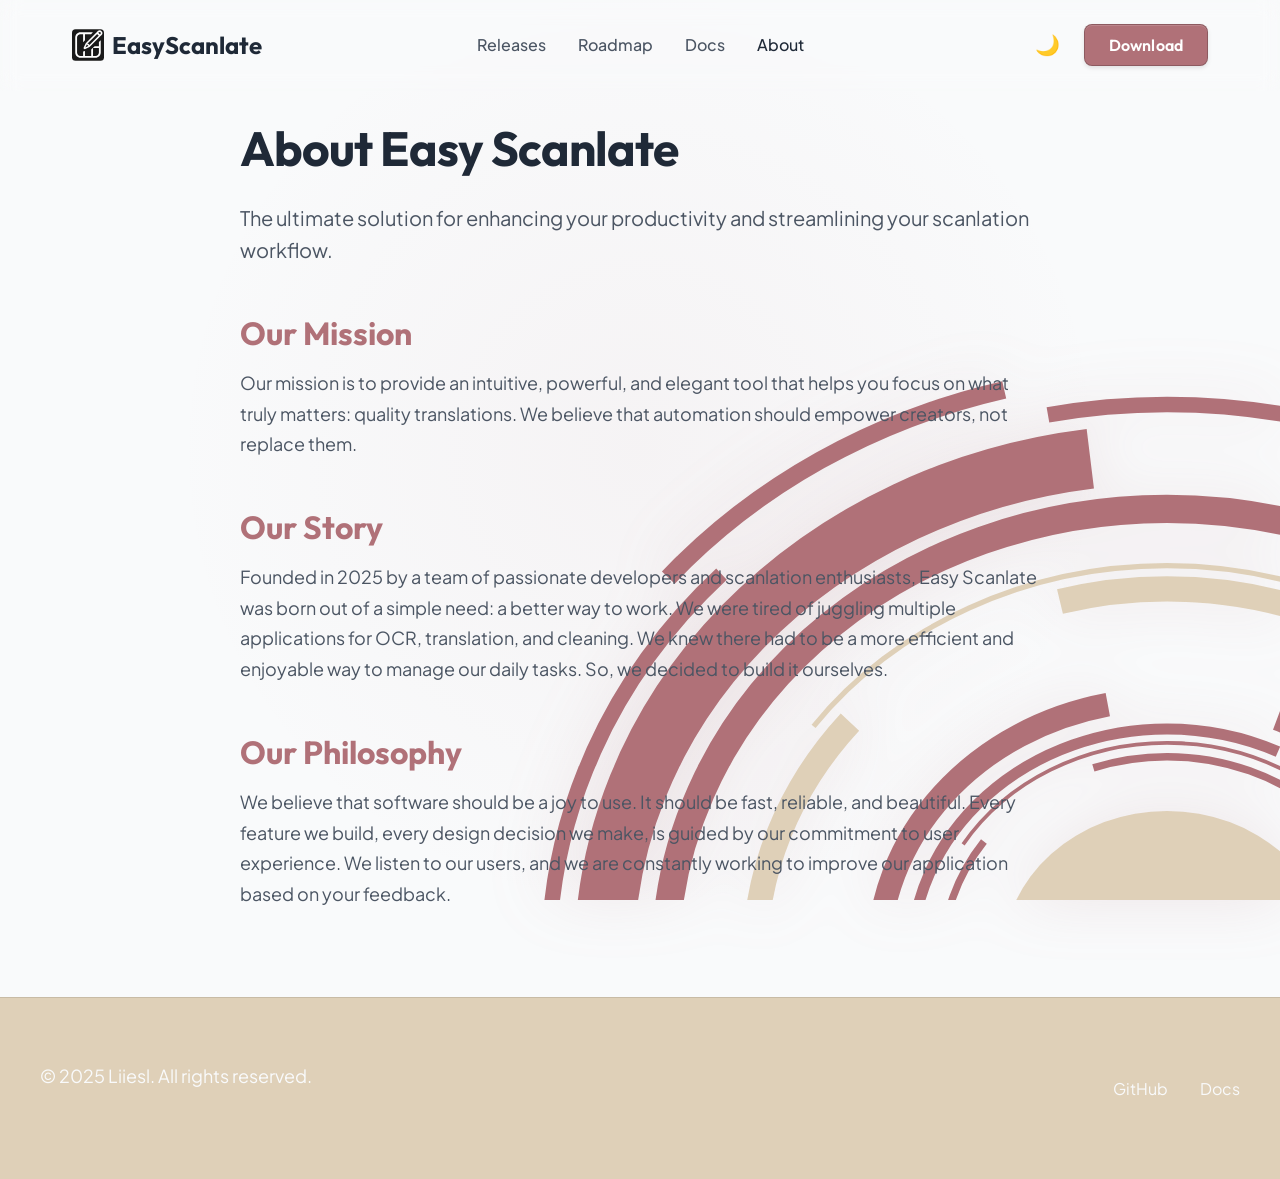
<file: public/about.html>
<!DOCTYPE html>
<html lang="en">

<head>
    <meta charset="UTF-8">
    <meta name="viewport" content="width=device-width, initial-scale=1.0">
    <title>About - Easy Scanlate</title>
    <link rel="icon" type="image/x-icon" href="assets/Frame 17.ico">

    <!-- Google Fonts -->
    <link rel="preconnect" href="https://fonts.googleapis.com">
    <link rel="preconnect" href="https://fonts.gstatic.com" crossorigin>
    <link
        href="https://fonts.googleapis.com/css2?family=Outfit:wght@300;400;500;600;700&family=Plus+Jakarta+Sans:wght@400;500;600;700&display=swap"
        rel="stylesheet">

    <!-- Styles -->
    <link rel="stylesheet" href="./css/style.css">
</head>

<body>
    <!-- Decorative Vector Background -->
    <div class="vector-background">
        <svg width="1040" height="749" viewBox="0 0 1040 749" fill="none" xmlns="http://www.w3.org/2000/svg">
            <g clip-path="url(#clip0_20_107)">
                <!-- Center Filled Circle -->
                <ellipse class="vector-fill" cx="887" cy="827" rx="222" ry="198.724" fill="#DFD0B8" />
                
                <!-- Stroked Rings (Added pathLength="1" for animation logic) -->
                <ellipse class="vector-shape" pathLength="1" cx="887" cy="827" rx="304" ry="272.126" stroke="#B07178" stroke-width="10" />
                <ellipse class="vector-shape" pathLength="1" cx="887" cy="827" rx="325" ry="290.924" stroke="#B07178" stroke-width="5" />
                <ellipse class="vector-shape" pathLength="1" cx="887" cy="827" rx="346" ry="309.723" stroke="#B07178" stroke-width="15" />
                <ellipse class="vector-shape" pathLength="1" cx="887" cy="827" rx="391" ry="350.004" stroke="#B07178" stroke-width="32" />
                <ellipse class="vector-shape" pathLength="1" cx="887" cy="827" rx="558" ry="499.495" stroke="#DFD0B8" stroke-width="34" />
                <ellipse class="vector-shape" pathLength="1" cx="887" cy="827" rx="593" ry="530.825" stroke="#DFD0B8" stroke-width="7" />
                <ellipse class="vector-shape" pathLength="1" cx="887" cy="827" rx="679" ry="607.808" stroke="#B07178" stroke-width="38" />
                <ellipse class="vector-shape" pathLength="1" cx="887" cy="827" rx="762" ry="682.106" stroke="#B07178" stroke-width="81" />
                <ellipse class="vector-shape" pathLength="1" cx="887" cy="827" rx="837" ry="749.242" stroke="#B07178" stroke-width="21" />
                <ellipse class="vector-shape" pathLength="1" cx="887" cy="827" rx="887" ry="794" stroke="#B07178" stroke-width="24" />
            </g>
            <defs>
                <clipPath id="clip0_20_107">
                    <rect width="1040" height="749" fill="white" />
                </clipPath>
            </defs>
        </svg>
    </div>

    <!-- Navigation injected via nav-component.js -->

    <main class="page-content">
        <div class="container">
            <div class="text-content">
                <h1>About Easy Scanlate</h1>
                <p class="lead">The ultimate solution for enhancing your productivity and streamlining your scanlation
                    workflow.</p>

                <h2>Our Mission</h2>
                <p>Our mission is to provide an intuitive, powerful, and elegant tool that helps you focus on what truly
                    matters: quality translations. We believe that automation should empower creators, not replace them.
                </p>

                <h2>Our Story</h2>
                <p>Founded in 2025 by a team of passionate developers and scanlation enthusiasts, Easy Scanlate was born
                    out of a simple need: a better way to work. We were tired of juggling multiple applications for OCR,
                    translation, and cleaning. We knew there had to be a more efficient and enjoyable way to manage our
                    daily tasks. So, we decided to build it ourselves.</p>

                <h2>Our Philosophy</h2>
                <p>We believe that software should be a joy to use. It should be fast, reliable, and beautiful. Every
                    feature we build, every design decision we make, is guided by our commitment to user experience. We
                    listen to our users, and we are constantly working to improve our application based on your
                    feedback.</p>
            </div>
        </div>
    </main>

    <footer>
        <div class="footer-content">
            <p>&copy; 2025 Liiesl. All rights reserved.</p>
            <div class="footer-links">
                <a href="https://github.com/Liiesl/EasyScanlate/">GitHub</a>
                <a href="https://docs.easyscanlate.site/">Docs</a>
            </div>
        </div>
    </footer>

    <script src="./nav-component.js"></script>
    <script src="./script.js"></script>
    <script src="./js/e.js"></script>
</body>

</html>
</file>
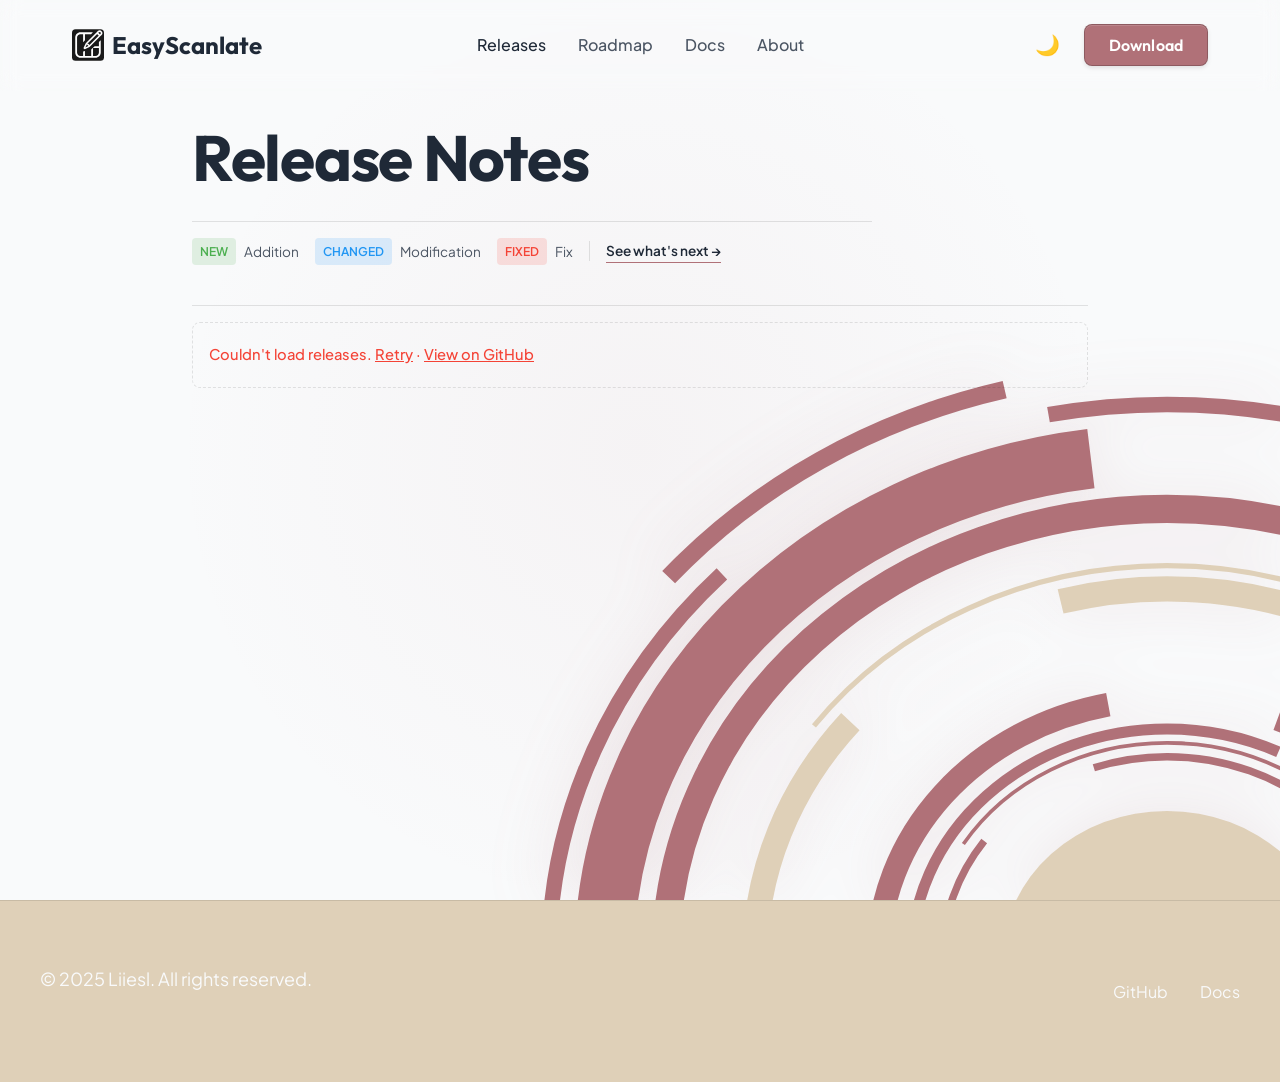
<file: public/releases.html>
<!DOCTYPE html>
<html lang="en">

<head>
    <meta charset="UTF-8">
    <meta name="viewport" content="width=device-width, initial-scale=1.0">
    <title>Releases - Easy Scanlate</title>
    <link rel="icon" type="image/x-icon" href="assets/Frame 17.ico">

    <!-- Google Fonts -->
    <link rel="preconnect" href="https://fonts.googleapis.com">
    <link rel="preconnect" href="https://fonts.gstatic.com" crossorigin>
    <link
        href="https://fonts.googleapis.com/css2?family=Outfit:wght@300;400;500;600;700&family=Plus+Jakarta+Sans:wght@400;500;600;700&display=swap"
        rel="stylesheet">

    <!-- Styles -->
    <link rel="stylesheet" href="./css/style.css">
</head>

<body>
    <!-- Decorative Vector Background -->
    <div class="vector-background">
        <svg width="1040" height="749" viewBox="0 0 1040 749" fill="none" xmlns="http://www.w3.org/2000/svg">
            <g clip-path="url(#clip0_20_107)">
                <!-- Center Filled Circle -->
                <ellipse class="vector-fill" cx="887" cy="827" rx="222" ry="198.724" fill="#DFD0B8" />
                
                <!-- Stroked Rings (Added pathLength="1" for animation logic) -->
                <ellipse class="vector-shape" pathLength="1" cx="887" cy="827" rx="304" ry="272.126" stroke="#B07178" stroke-width="10" />
                <ellipse class="vector-shape" pathLength="1" cx="887" cy="827" rx="325" ry="290.924" stroke="#B07178" stroke-width="5" />
                <ellipse class="vector-shape" pathLength="1" cx="887" cy="827" rx="346" ry="309.723" stroke="#B07178" stroke-width="15" />
                <ellipse class="vector-shape" pathLength="1" cx="887" cy="827" rx="391" ry="350.004" stroke="#B07178" stroke-width="32" />
                <ellipse class="vector-shape" pathLength="1" cx="887" cy="827" rx="558" ry="499.495" stroke="#DFD0B8" stroke-width="34" />
                <ellipse class="vector-shape" pathLength="1" cx="887" cy="827" rx="593" ry="530.825" stroke="#DFD0B8" stroke-width="7" />
                <ellipse class="vector-shape" pathLength="1" cx="887" cy="827" rx="679" ry="607.808" stroke="#B07178" stroke-width="38" />
                <ellipse class="vector-shape" pathLength="1" cx="887" cy="827" rx="762" ry="682.106" stroke="#B07178" stroke-width="81" />
                <ellipse class="vector-shape" pathLength="1" cx="887" cy="827" rx="837" ry="749.242" stroke="#B07178" stroke-width="21" />
                <ellipse class="vector-shape" pathLength="1" cx="887" cy="827" rx="887" ry="794" stroke="#B07178" stroke-width="24" />
            </g>
            <defs>
                <clipPath id="clip0_20_107">
                    <rect width="1040" height="749" fill="white" />
                </clipPath>
            </defs>
        </svg>
    </div>

    <!-- Navigation injected via nav-component.js -->

    <main class="page-content releases-page">
        <div class="container releases-container">
            <div class="section-header releases-header">
                <h1>Release Notes</h1>
                <div class="roadmap-meta" aria-label="Changelog legend">
                    <span class="roadmap-meta-item"><span class="tag new">New</span> Addition</span>
                    <span class="roadmap-meta-item"><span class="tag improved">Changed</span> Modification</span>
                    <span class="roadmap-meta-item"><span class="tag fixed">Fixed</span> Fix</span>
                    <span class="roadmap-meta-sep" aria-hidden="true"></span>
                    <a class="roadmap-meta-link" href="./roadmap.html">See what's next &rarr;</a>
                </div>
            </div>

            <section id="release-notes" aria-live="polite">
                <div id="releases-container" class="releases-timeline">
                    <div class="skeleton-card" aria-hidden="true"><span class="skeleton-line w-40"></span><span class="skeleton-line"></span><span class="skeleton-line w-70"></span></div>
                    <div class="skeleton-card" aria-hidden="true"><span class="skeleton-line w-60"></span><span class="skeleton-line w-80"></span></div>
                </div>
                <noscript>
                    <p class="empty-message"><strong>JavaScript is required.</strong>View releases directly on <a href="https://github.com/Liiesl/EasyScanlate/releases" target="_blank" rel="noopener noreferrer">GitHub</a>.</p>
                </noscript>
            </section>
        </div>
    </main>

    <footer>
        <div class="footer-content">
            <p>&copy; 2025 Liiesl. All rights reserved.</p>
            <div class="footer-links">
                <a href="https://github.com/Liiesl/EasyScanlate/">GitHub</a>
                <a href="https://docs.easyscanlate.site/">Docs</a>
            </div>
        </div>
    </footer>

    <script src="./nav-component.js"></script>
    <script src="./js/releases.js"></script>
    <script src="./script.js"></script>
    <script src="./js/e.js"></script>
</body>

</html>
</file>
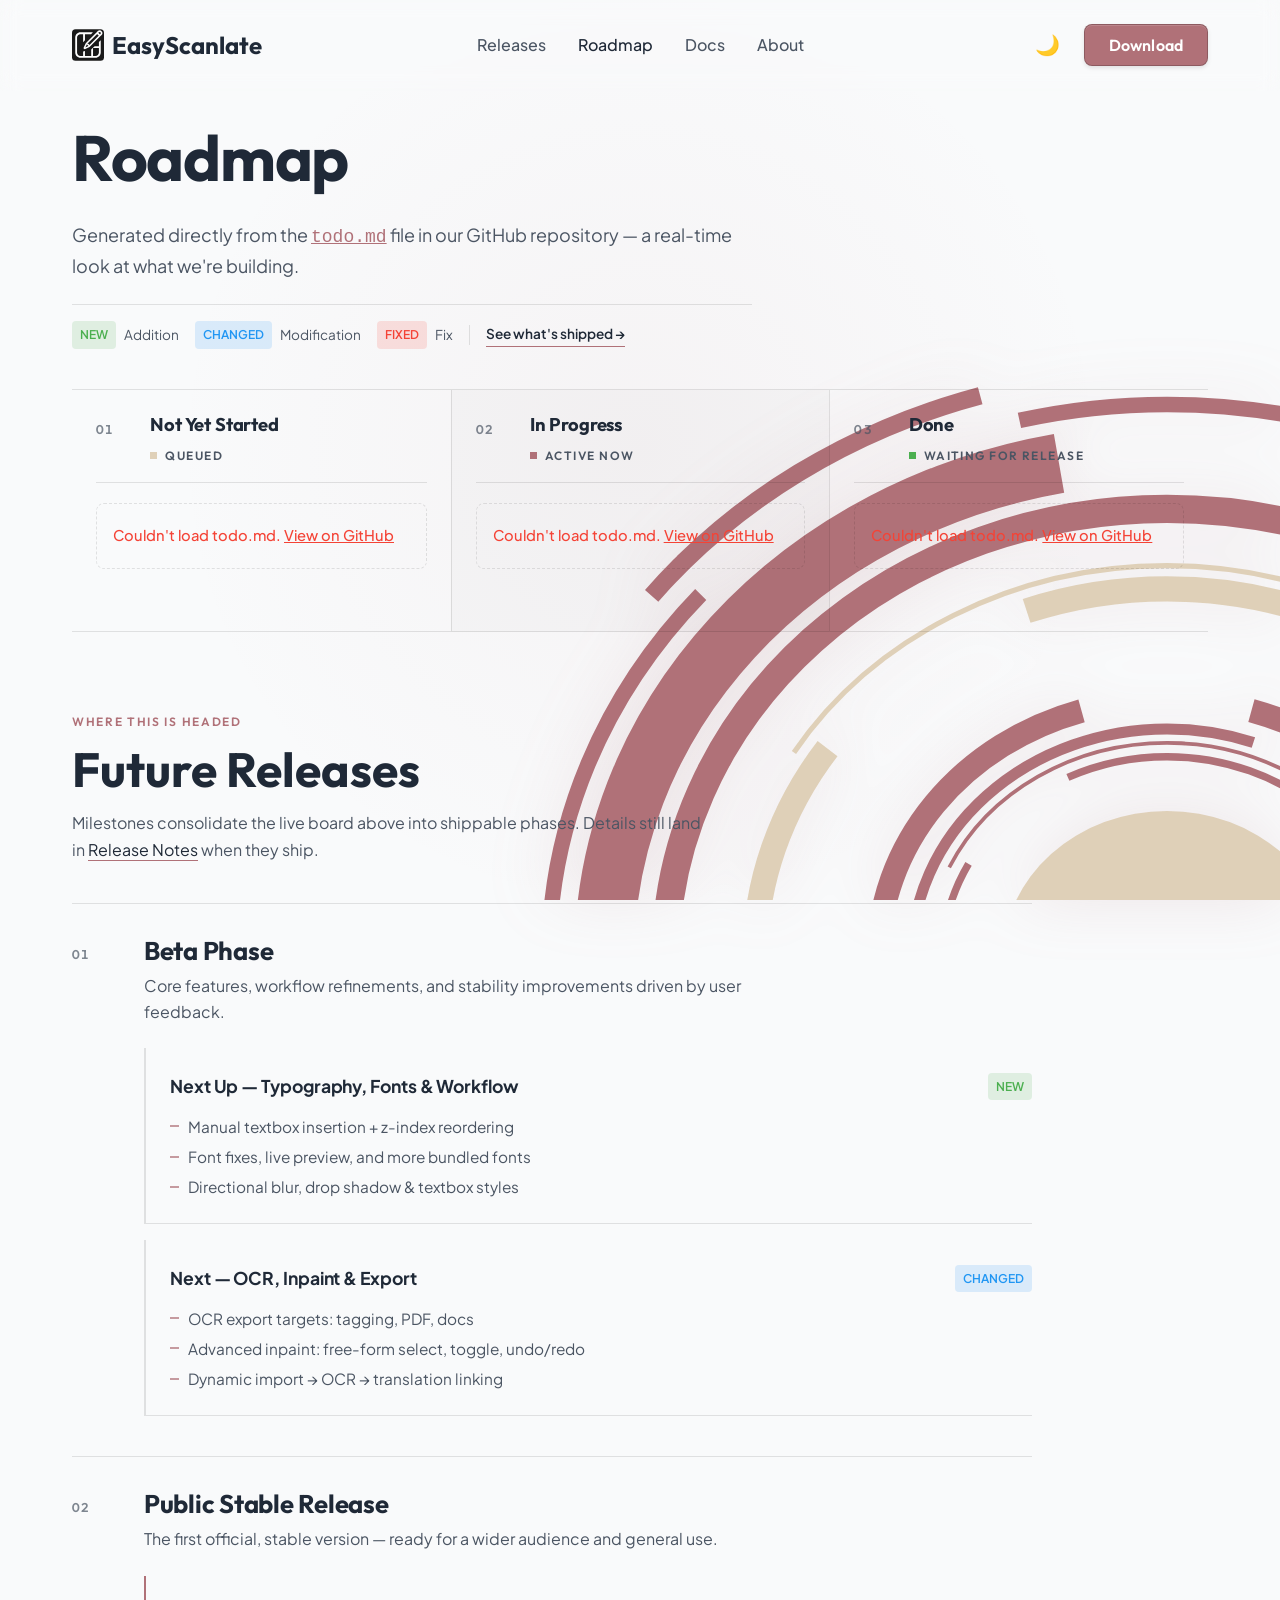
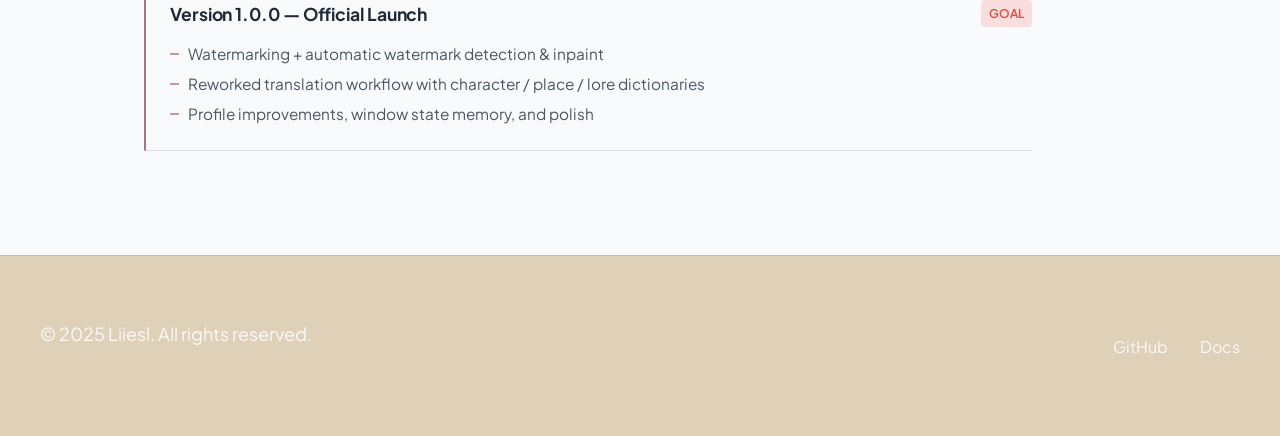
<file: public/roadmap.html>
<!DOCTYPE html>
<html lang="en">

<head>
    <meta charset="UTF-8">
    <meta name="viewport" content="width=device-width, initial-scale=1.0">
    <title>Roadmap - Easy Scanlate</title>
    <link rel="icon" type="image/x-icon" href="assets/Frame 17.ico">

    <!-- Google Fonts -->
    <link rel="preconnect" href="https://fonts.googleapis.com">
    <link rel="preconnect" href="https://fonts.gstatic.com" crossorigin>
    <link
        href="https://fonts.googleapis.com/css2?family=Outfit:wght@300;400;500;600;700&family=Plus+Jakarta+Sans:wght@400;500;600;700&display=swap"
        rel="stylesheet">

    <!-- Styles -->
    <link rel="stylesheet" href="./css/style.css">
</head>

<body>
    <!-- Decorative Vector Background -->
    <div class="vector-background">
        <svg width="1040" height="749" viewBox="0 0 1040 749" fill="none" xmlns="http://www.w3.org/2000/svg">
            <g clip-path="url(#clip0_20_107)">
                <!-- Center Filled Circle -->
                <ellipse class="vector-fill" cx="887" cy="827" rx="222" ry="198.724" fill="#DFD0B8" />
                
                <!-- Stroked Rings (Added pathLength="1" for animation logic) -->
                <ellipse class="vector-shape" pathLength="1" cx="887" cy="827" rx="304" ry="272.126" stroke="#B07178" stroke-width="10" />
                <ellipse class="vector-shape" pathLength="1" cx="887" cy="827" rx="325" ry="290.924" stroke="#B07178" stroke-width="5" />
                <ellipse class="vector-shape" pathLength="1" cx="887" cy="827" rx="346" ry="309.723" stroke="#B07178" stroke-width="15" />
                <ellipse class="vector-shape" pathLength="1" cx="887" cy="827" rx="391" ry="350.004" stroke="#B07178" stroke-width="32" />
                <ellipse class="vector-shape" pathLength="1" cx="887" cy="827" rx="558" ry="499.495" stroke="#DFD0B8" stroke-width="34" />
                <ellipse class="vector-shape" pathLength="1" cx="887" cy="827" rx="593" ry="530.825" stroke="#DFD0B8" stroke-width="7" />
                <ellipse class="vector-shape" pathLength="1" cx="887" cy="827" rx="679" ry="607.808" stroke="#B07178" stroke-width="38" />
                <ellipse class="vector-shape" pathLength="1" cx="887" cy="827" rx="762" ry="682.106" stroke="#B07178" stroke-width="81" />
                <ellipse class="vector-shape" pathLength="1" cx="887" cy="827" rx="837" ry="749.242" stroke="#B07178" stroke-width="21" />
                <ellipse class="vector-shape" pathLength="1" cx="887" cy="827" rx="887" ry="794" stroke="#B07178" stroke-width="24" />
            </g>
            <defs>
                <clipPath id="clip0_20_107">
                    <rect width="1040" height="749" fill="white" />
                </clipPath>
            </defs>
        </svg>
    </div>

    <!-- Navigation injected via nav-component.js -->

    <main class="page-content roadmap-page">
        <div class="container roadmap-container">
            <div class="section-header roadmap-header">
                <h1>Roadmap</h1>
                <p>Generated directly from the <a
                        href="https://github.com/Liiesl/EasyScanlate/blob/main/todo.md" target="_blank"
                        rel="noopener noreferrer"
                        style="color: var(--color-primary); text-decoration: underline;"><code>todo.md</code></a>
                    file in our GitHub repository — a real-time look at what we're building.</p>
                <div class="roadmap-meta" aria-label="Board legend">
                    <span class="roadmap-meta-item"><span class="tag new">New</span> Addition</span>
                    <span class="roadmap-meta-item"><span class="tag improved">Changed</span> Modification</span>
                    <span class="roadmap-meta-item"><span class="tag fixed">Fixed</span> Fix</span>
                    <span class="roadmap-meta-sep" aria-hidden="true"></span>
                    <a class="roadmap-meta-link" href="./releases.html">See what's shipped &rarr;</a>
                </div>
            </div>

            <section id="kanban" aria-live="polite">
                <div class="kanban-board">
                    <!-- Column 1: Not Yet Started -->
                    <div class="kanban-column">
                        <div class="kanban-column-head">
                            <span class="kanban-index" aria-hidden="true">01</span>
                            <div class="kanban-head-text">
                                <h3>Not Yet Started</h3>
                                <span class="kanban-status"><i class="status-dot status-todo"></i>Queued</span>
                            </div>
                        </div>
                        <div class="column-content" id="col-not-started">
                            <!-- Content will be dynamically inserted here -->
                            <div class="column-scrollarea">
                                <div class="skeleton-card" aria-hidden="true"><span class="skeleton-line w-40"></span><span class="skeleton-line"></span><span class="skeleton-line w-70"></span></div>
                                <div class="skeleton-card" aria-hidden="true"><span class="skeleton-line w-60"></span><span class="skeleton-line w-80"></span></div>
                            </div>
                            <div class="column-scrolltrack" aria-hidden="true"><div class="column-scrollthumb"></div></div>
                        </div>
                    </div>

                    <!-- Column 2: In Progress -->
                    <div class="kanban-column kanban-column-active">
                        <div class="kanban-column-head">
                            <span class="kanban-index" aria-hidden="true">02</span>
                            <div class="kanban-head-text">
                                <h3>In Progress</h3>
                                <span class="kanban-status"><i class="status-dot status-progress"></i>Active now</span>
                            </div>
                        </div>
                        <div class="column-content" id="col-in-progress">
                            <!-- Content will be dynamically inserted here -->
                            <div class="column-scrollarea">
                                <div class="skeleton-card" aria-hidden="true"><span class="skeleton-line w-50"></span><span class="skeleton-line"></span><span class="skeleton-line w-70"></span></div>
                            </div>
                            <div class="column-scrolltrack" aria-hidden="true"><div class="column-scrollthumb"></div></div>
                        </div>
                    </div>

                    <!-- Column 3: Done -->
                    <div class="kanban-column">
                        <div class="kanban-column-head">
                            <span class="kanban-index" aria-hidden="true">03</span>
                            <div class="kanban-head-text">
                                <h3>Done</h3>
                                <span class="kanban-status"><i class="status-dot status-done"></i>Waiting for release</span>
                            </div>
                        </div>
                        <div class="column-content" id="col-done">
                            <!-- Content will be dynamically inserted here -->
                            <div class="column-scrollarea">
                                <div class="skeleton-card" aria-hidden="true"><span class="skeleton-line w-40"></span><span class="skeleton-line w-80"></span></div>
                            </div>
                            <div class="column-scrolltrack" aria-hidden="true"><div class="column-scrollthumb"></div></div>
                        </div>
                    </div>
                </div>
            </section>

            <section id="future-releases">
                <div class="releases-head">
                    <span class="releases-kicker">Where this is headed</span>
                    <h2>Future Releases</h2>
                    <p>Milestones consolidate the live board above into shippable phases. Details still land in <a href="./releases.html">Release Notes</a> when they ship.</p>
                </div>

                <div class="release-phase">
                    <div class="phase-head">
                        <span class="audience-index" aria-hidden="true">01</span>
                        <div>
                            <h3>Beta Phase</h3>
                            <p>Core features, workflow refinements, and stability improvements driven by user feedback.</p>
                        </div>
                    </div>

                    <div class="release-plan">
                        <div class="release-plan-head">
                            <h4>Next Up — Typography, Fonts &amp; Workflow</h4>
                            <span class="tag new">New</span>
                        </div>
                        <ul>
                            <li>Manual textbox insertion + z-index reordering</li>
                            <li>Font fixes, live preview, and more bundled fonts</li>
                            <li>Directional blur, drop shadow &amp; textbox styles</li>
                        </ul>
                    </div>
                    <div class="release-plan">
                        <div class="release-plan-head">
                            <h4>Next — OCR, Inpaint &amp; Export</h4>
                            <span class="tag improved">Changed</span>
                        </div>
                        <ul>
                            <li>OCR export targets: tagging, PDF, docs</li>
                            <li>Advanced inpaint: free-form select, toggle, undo/redo</li>
                            <li>Dynamic import &rarr; OCR &rarr; translation linking</li>
                        </ul>
                    </div>
                </div>

                <div class="release-phase">
                    <div class="phase-head">
                        <span class="audience-index" aria-hidden="true">02</span>
                        <div>
                            <h3>Public Stable Release</h3>
                            <p>The first official, stable version — ready for a wider audience and general use.</p>
                        </div>
                    </div>

                    <div class="release-plan release-plan-stable">
                        <div class="release-plan-head">
                            <h4>Version 1.0.0 — Official Launch</h4>
                            <span class="tag fixed">Goal</span>
                        </div>
                        <ul>
                            <li>Watermarking + automatic watermark detection &amp; inpaint</li>
                            <li>Reworked translation workflow with character / place / lore dictionaries</li>
                            <li>Profile improvements, window state memory, and polish</li>
                        </ul>
                    </div>
                </div>
            </section>
        </div>
    </main>

    <footer>
        <div class="footer-content">
            <p>&copy; 2025 Liiesl. All rights reserved.</p>
            <div class="footer-links">
                <a href="https://github.com/Liiesl/EasyScanlate/">GitHub</a>
                <a href="https://docs.easyscanlate.site/">Docs</a>
            </div>
        </div>
    </footer>

    <script src="./nav-component.js"></script>
    <script src="./js/roadmap.js"></script>
    <script src="./script.js"></script>
    <script src="./js/e.js"></script>
</body>

</html>
</file>
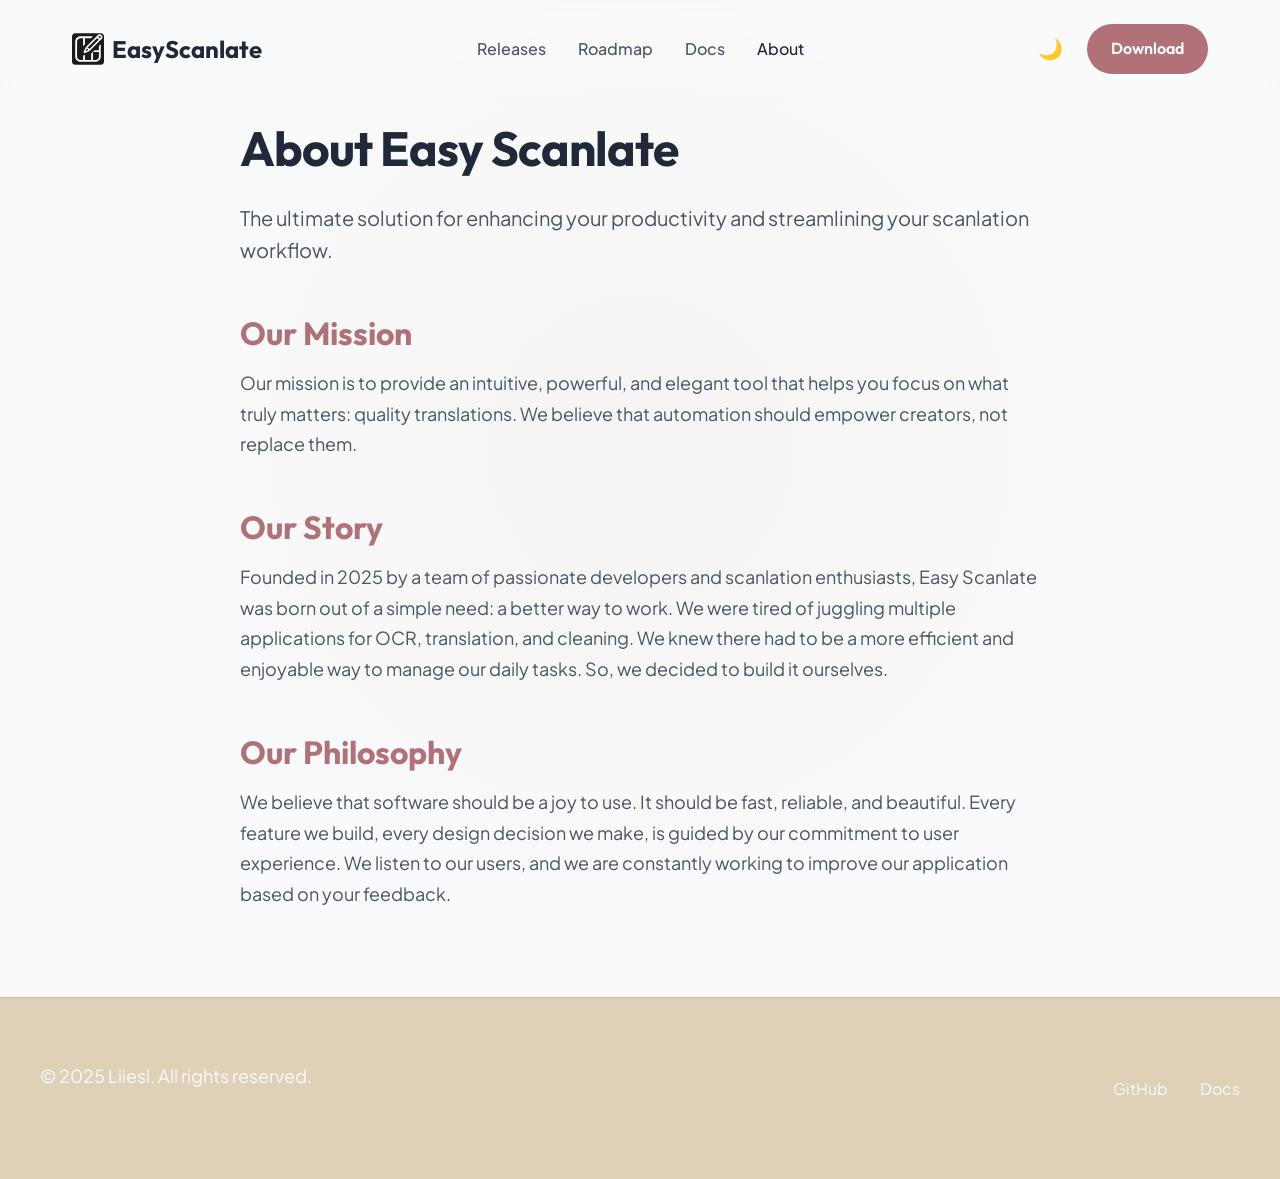
<file: v2/about.html>
<!DOCTYPE html>
<html lang="en">

<head>
    <meta charset="UTF-8">
    <meta name="viewport" content="width=device-width, initial-scale=1.0">
    <title>About - Easy Scanlate</title>
    <link rel="icon" type="image/x-icon" href="assets/Frame 17.ico">

    <!-- Google Fonts -->
    <link rel="preconnect" href="https://fonts.googleapis.com">
    <link rel="preconnect" href="https://fonts.gstatic.com" crossorigin>
    <link
        href="https://fonts.googleapis.com/css2?family=Outfit:wght@300;400;500;600;700&family=Plus+Jakarta+Sans:wght@400;500;600;700&display=swap"
        rel="stylesheet">

    <!-- Styles -->
    <link rel="stylesheet" href="css/style.css">
</head>

<body>
    <!-- Decorative Vector Background -->
    <div class="vector-background">
        <svg width="1040" height="704" viewBox="0 0 1040 704" fill="none" xmlns="http://www.w3.org/2000/svg">
            <g clip-path="url(#clip0_424_92)">
                <path class="vector-path" pathLength="1"
                    d="M462 708.5C462 708.5 501.5 596 625.998 497C814.115 347.41 1039.99 347.001 1039.99 347.001"
                    stroke="#B07178" stroke-width="28" />
                <path class="vector-path" pathLength="1"
                    d="M306.498 721.999C306.498 721.999 380.5 511.001 592.999 379.999C807.765 247.6 1039 242.498 1039 242.498"
                    stroke="#DFD0B8" stroke-width="52" />
                <path class="vector-path" pathLength="1"
                    d="M43.9991 735C43.9991 735 128.5 453.804 381.5 267.501C666 58.0018 1039.5 50.4989 1039.5 50.4989"
                    stroke="#B07178" stroke-width="101" />
                <path class="vector-path" pathLength="1"
                    d="M555.5 722C555.5 722 614.277 598.905 759 515C911.364 426.664 1039.5 426.664 1039.5 426.664"
                    stroke="#B07178" stroke-width="97" />
                <path class="vector-path" pathLength="1"
                    d="M822.501 748.5C822.501 748.5 873.934 683.511 920.501 660.001C972 634 1040.5 634 1040.5 634"
                    stroke="#DFD0B8" stroke-width="140" />
            </g>
            <defs>
                <clipPath id="clip0_424_92">
                    <rect width="1040" height="704" fill="white" />
                </clipPath>
            </defs>
        </svg>
    </div>

    <!-- Navigation injected via nav-component.js -->

    <main class="page-content">
        <div class="container">
            <div class="text-content">
                <h1>About Easy Scanlate</h1>
                <p class="lead">The ultimate solution for enhancing your productivity and streamlining your scanlation
                    workflow.</p>

                <h2>Our Mission</h2>
                <p>Our mission is to provide an intuitive, powerful, and elegant tool that helps you focus on what truly
                    matters: quality translations. We believe that automation should empower creators, not replace them.
                </p>

                <h2>Our Story</h2>
                <p>Founded in 2025 by a team of passionate developers and scanlation enthusiasts, Easy Scanlate was born
                    out of a simple need: a better way to work. We were tired of juggling multiple applications for OCR,
                    translation, and cleaning. We knew there had to be a more efficient and enjoyable way to manage our
                    daily tasks. So, we decided to build it ourselves.</p>

                <h2>Our Philosophy</h2>
                <p>We believe that software should be a joy to use. It should be fast, reliable, and beautiful. Every
                    feature we build, every design decision we make, is guided by our commitment to user experience. We
                    listen to our users, and we are constantly working to improve our application based on your
                    feedback.</p>
            </div>
        </div>
    </main>

    <footer>
        <div class="footer-content">
            <p>&copy; 2025 Liiesl. All rights reserved.</p>
            <div class="footer-links">
                <a href="https://github.com/Liiesl/EasyScanlate/">GitHub</a>
                <a href="https://docs.easyscanlate.site/">Docs</a>
            </div>
        </div>
    </footer>

    <script src="nav-component.js"></script>
    <script src="script.js"></script>
</body>

</html>
</file>
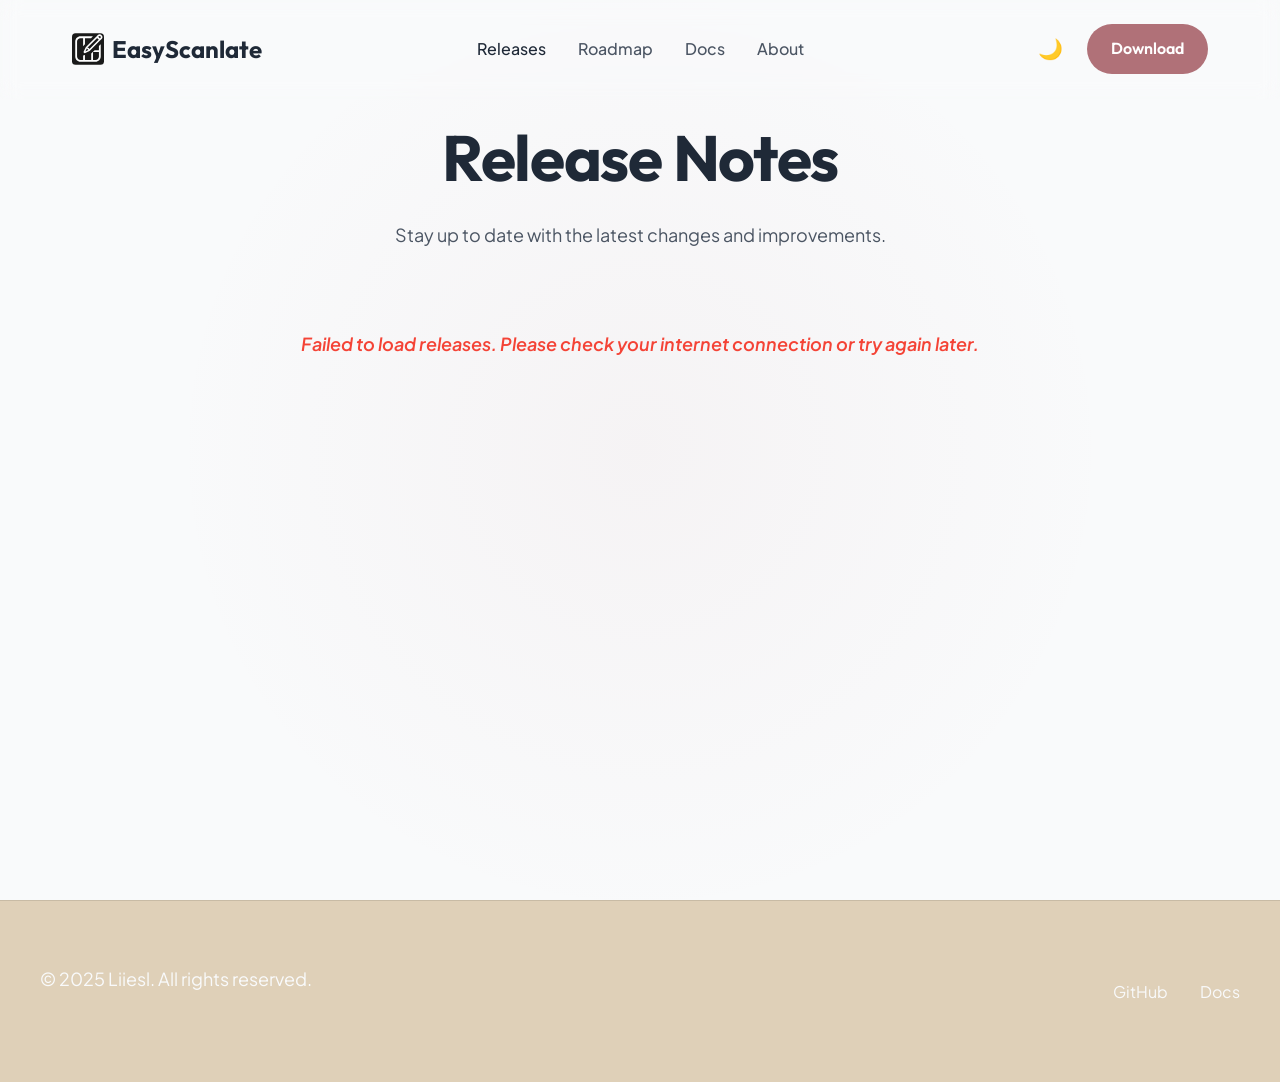
<file: v2/releases.html>
<!DOCTYPE html>
<html lang="en">

<head>
    <meta charset="UTF-8">
    <meta name="viewport" content="width=device-width, initial-scale=1.0">
    <title>Releases - Easy Scanlate</title>
    <link rel="icon" type="image/x-icon" href="assets/Frame 17.ico">

    <!-- Google Fonts -->
    <link rel="preconnect" href="https://fonts.googleapis.com">
    <link rel="preconnect" href="https://fonts.gstatic.com" crossorigin>
    <link
        href="https://fonts.googleapis.com/css2?family=Outfit:wght@300;400;500;600;700&family=Plus+Jakarta+Sans:wght@400;500;600;700&display=swap"
        rel="stylesheet">

    <!-- Styles -->
    <link rel="stylesheet" href="css/style.css">
</head>

<body>
    <!-- Decorative Vector Background -->
    <div class="vector-background">
        <svg width="1040" height="704" viewBox="0 0 1040 704" fill="none" xmlns="http://www.w3.org/2000/svg">
            <g clip-path="url(#clip0_424_92)">
                <path class="vector-path" pathLength="1"
                    d="M462 708.5C462 708.5 501.5 596 625.998 497C814.115 347.41 1039.99 347.001 1039.99 347.001"
                    stroke="#B07178" stroke-width="28" />
                <path class="vector-path" pathLength="1"
                    d="M306.498 721.999C306.498 721.999 380.5 511.001 592.999 379.999C807.765 247.6 1039 242.498 1039 242.498"
                    stroke="#DFD0B8" stroke-width="52" />
                <path class="vector-path" pathLength="1"
                    d="M43.9991 735C43.9991 735 128.5 453.804 381.5 267.501C666 58.0018 1039.5 50.4989 1039.5 50.4989"
                    stroke="#B07178" stroke-width="101" />
                <path class="vector-path" pathLength="1"
                    d="M555.5 722C555.5 722 614.277 598.905 759 515C911.364 426.664 1039.5 426.664 1039.5 426.664"
                    stroke="#B07178" stroke-width="97" />
                <path class="vector-path" pathLength="1"
                    d="M822.501 748.5C822.501 748.5 873.934 683.511 920.501 660.001C972 634 1040.5 634 1040.5 634"
                    stroke="#DFD0B8" stroke-width="140" />
            </g>
            <defs>
                <clipPath id="clip0_424_92">
                    <rect width="1040" height="704" fill="white" />
                </clipPath>
            </defs>
        </svg>
    </div>

    <!-- Navigation injected via nav-component.js -->

    <main class="page-content">
        <div class="container">
            <div class="section-header">
                <h1>Release Notes</h1>
                <p>Stay up to date with the latest changes and improvements.</p>
            </div>

            <div id="releases-container" class="releases-list">
                <article class="release-version">
                    <h2>Version 0.2.0</h2>
                    <time datetime="2025-11-03T09:45:12Z">November 03, 2025</time>
                    <ul class="changelog">
                        <li><span class="tag new">New</span> add proper updater and in app update</li>
                        <li><span class="tag new">New</span> add context fill feature</li>
                        <li><span class="tag new">New</span> add hide text</li>
                        <li><span class="tag new">New</span> add ocr override dialog confirmation</li>
                        <li><span class="tag new">New</span> add custom state aware button class</li>
                        <li><span class="tag improved">Changed</span> make app sync to be on its own manager</li>
                        <li><span class="tag improved">Changed</span> make menu button to be layout class</li>
                        <li><span class="tag improved">Changed</span> make further ocr to override old ocr</li>
                        <li><span class="tag improved">Changed</span> make manual ocr overlay to be presistent</li>
                        <li><span class="tag improved">Changed</span> make batch ocr less fragile (threads destroyed when running)</li>
                        <li><span class="tag improved">Changed</span> make translation format to be xml like</li>
                        <li><span class="tag fixed">Fixed</span> fix stitched img not saved as stitched</li>
                        <li><span class="tag fixed">Fixed</span> fix too much recent project</li>
                        <li><span class="tag fixed">Fixed</span> fix unresponsive checkbox</li>
                        <li><span class="tag fixed">Fixed</span> fix unreliable re translate</li>
                    </ul>
                </article>
                <article class="release-version">
                    <h2>Version 0.1.0</h2>
                    <time datetime="2025-09-28T21:16:01Z">September 28, 2025</time>
                </article>
            </div>
        </div>
    </main>

    <footer>
        <div class="footer-content">
            <p>&copy; 2025 Liiesl. All rights reserved.</p>
            <div class="footer-links">
                <a href="https://github.com/Liiesl/EasyScanlate/">GitHub</a>
                <a href="https://docs.easyscanlate.site/">Docs</a>
            </div>
        </div>
    </footer>

    <script src="nav-component.js"></script>
    <script src="js/releases.js"></script>
    <script src="script.js"></script>
</body>

</html>
</file>
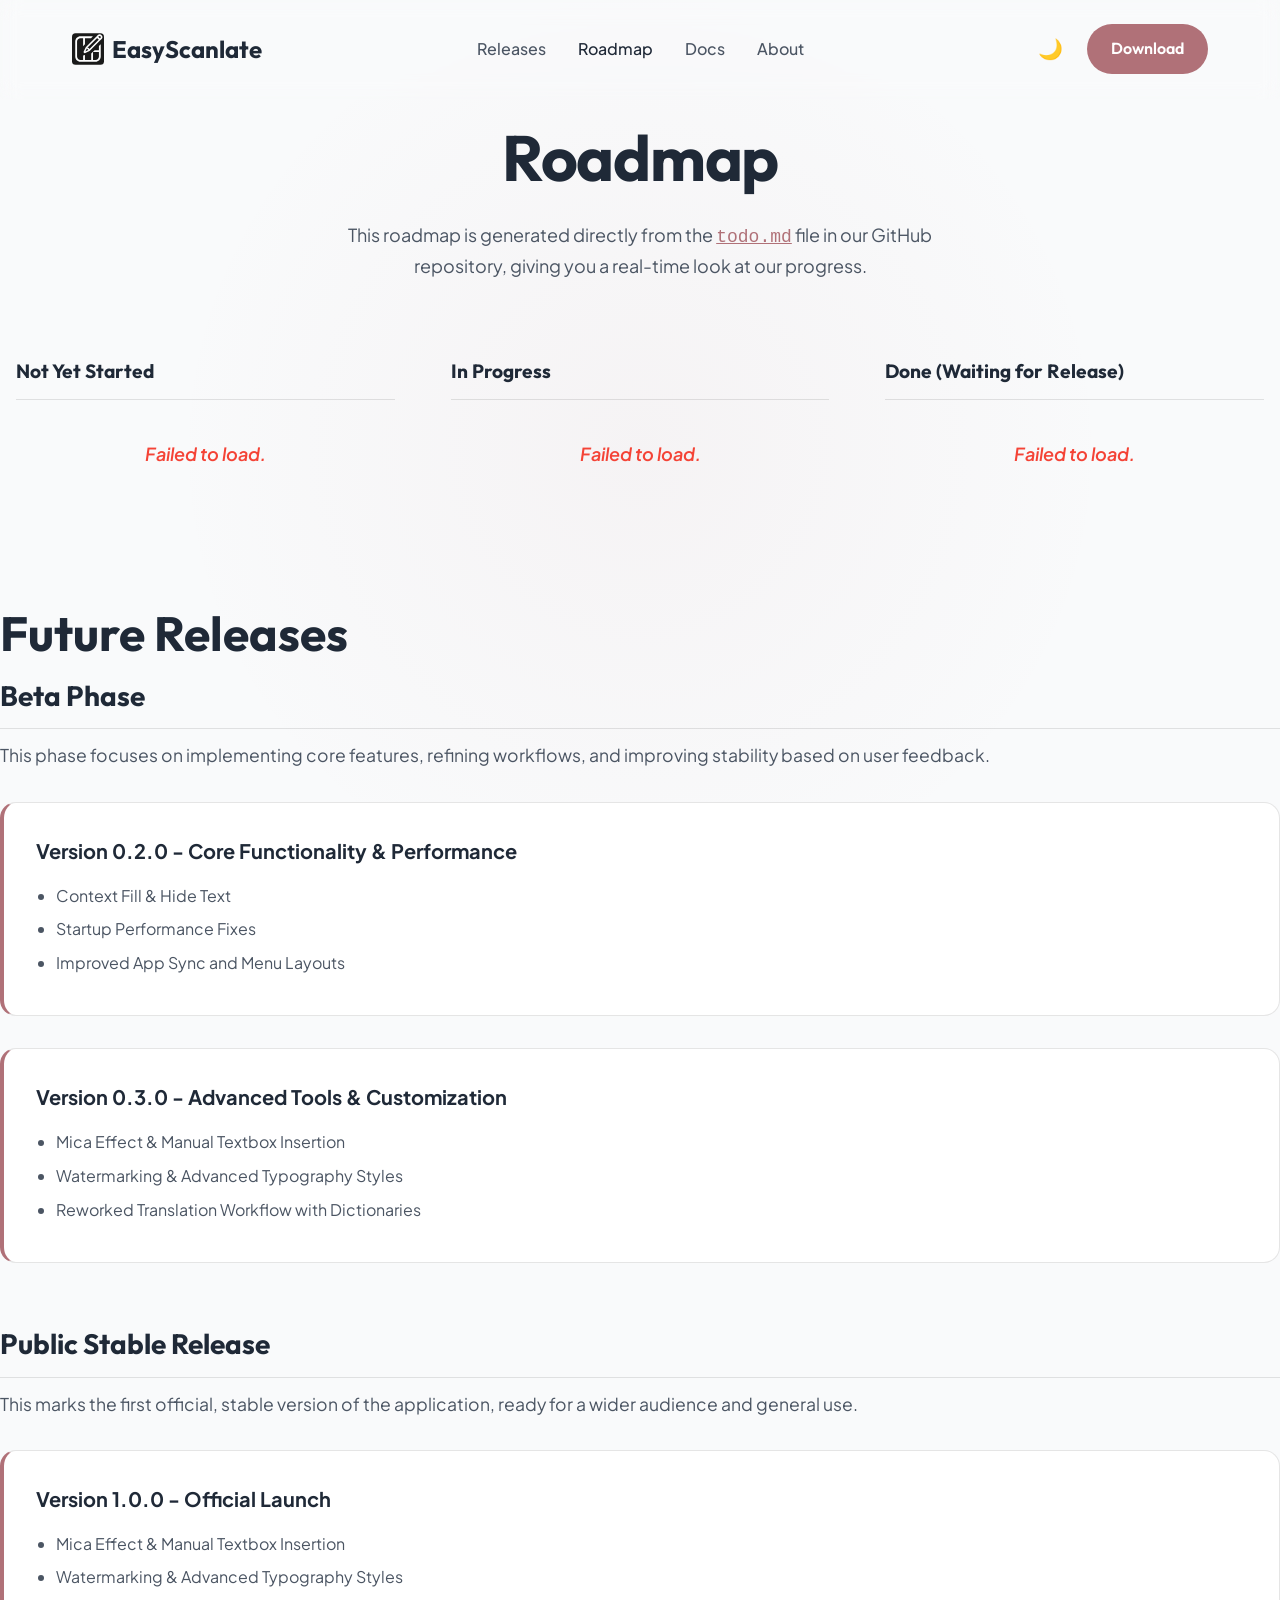
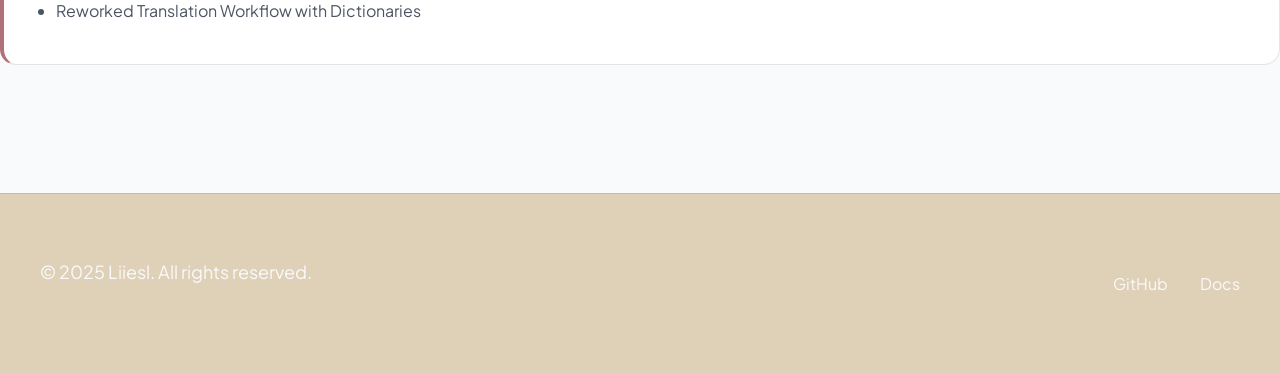
<file: v2/roadmap.html>
<!DOCTYPE html>
<html lang="en">

<head>
    <meta charset="UTF-8">
    <meta name="viewport" content="width=device-width, initial-scale=1.0">
    <title>Roadmap - Easy Scanlate</title>
    <link rel="icon" type="image/x-icon" href="assets/Frame 17.ico">

    <!-- Google Fonts -->
    <link rel="preconnect" href="https://fonts.googleapis.com">
    <link rel="preconnect" href="https://fonts.gstatic.com" crossorigin>
    <link
        href="https://fonts.googleapis.com/css2?family=Outfit:wght@300;400;500;600;700&family=Plus+Jakarta+Sans:wght@400;500;600;700&display=swap"
        rel="stylesheet">

    <!-- Styles -->
    <link rel="stylesheet" href="css/style.css">
</head>

<body>
    <!-- Decorative Vector Background -->
    <div class="vector-background">
        <svg width="1040" height="704" viewBox="0 0 1040 704" fill="none" xmlns="http://www.w3.org/2000/svg">
            <g clip-path="url(#clip0_424_92)">
                <path class="vector-path" pathLength="1"
                    d="M462 708.5C462 708.5 501.5 596 625.998 497C814.115 347.41 1039.99 347.001 1039.99 347.001"
                    stroke="#B07178" stroke-width="28" />
                <path class="vector-path" pathLength="1"
                    d="M306.498 721.999C306.498 721.999 380.5 511.001 592.999 379.999C807.765 247.6 1039 242.498 1039 242.498"
                    stroke="#DFD0B8" stroke-width="52" />
                <path class="vector-path" pathLength="1"
                    d="M43.9991 735C43.9991 735 128.5 453.804 381.5 267.501C666 58.0018 1039.5 50.4989 1039.5 50.4989"
                    stroke="#B07178" stroke-width="101" />
                <path class="vector-path" pathLength="1"
                    d="M555.5 722C555.5 722 614.277 598.905 759 515C911.364 426.664 1039.5 426.664 1039.5 426.664"
                    stroke="#B07178" stroke-width="97" />
                <path class="vector-path" pathLength="1"
                    d="M822.501 748.5C822.501 748.5 873.934 683.511 920.501 660.001C972 634 1040.5 634 1040.5 634"
                    stroke="#DFD0B8" stroke-width="140" />
            </g>
            <defs>
                <clipPath id="clip0_424_92">
                    <rect width="1040" height="704" fill="white" />
                </clipPath>
            </defs>
        </svg>
    </div>

    <!-- Navigation injected via nav-component.js -->

    <main class="page-content">
        <div class="container">
            <div class="section-header">
                <h1>Roadmap</h1>
                <p>This roadmap is generated directly from the <a
                        href="https://github.com/Liiesl/EasyScanlate/blob/main/todo.md" target="_blank"
                        rel="noopener noreferrer"
                        style="color: var(--color-primary); text-decoration: underline;"><code>todo.md</code></a> file
                    in our GitHub repository, giving you a real-time
                    look at our progress.</p>
            </div>

            <section id="kanban">
                <div class="kanban-board">
                    <!-- Column 1: Not Yet Started -->
                    <div class="kanban-column">
                        <h3>Not Yet Started</h3>
                        <div class="column-content" id="col-not-started">
                            <!-- Content will be dynamically inserted here -->
                            <p class="loading-message">Loading tasks from GitHub...</p>
                        </div>
                    </div>

                    <!-- Column 2: In Progress -->
                    <div class="kanban-column">
                        <h3>In Progress</h3>
                        <div class="column-content" id="col-in-progress">
                            <!-- Content will be dynamically inserted here -->
                            <p class="loading-message">Loading tasks from GitHub...</p>
                        </div>
                    </div>

                    <!-- Column 3: Done -->
                    <div class="kanban-column">
                        <h3>Done (Waiting for Release)</h3>
                        <div class="column-content" id="col-done">
                            <!-- Content will be dynamically inserted here -->
                            <p class="loading-message">Loading tasks from GitHub...</p>
                        </div>
                    </div>
                </div>
            </section>

            <section id="future-releases">
                <h2>Future Releases</h2>

                <div class="release-phase">
                    <h3>Beta Phase</h3>
                    <p>This phase focuses on implementing core features, refining workflows, and improving stability
                        based
                        on user feedback.</p>

                    <div class="release-plan">
                        <h4>Version 0.2.0 - Core Functionality & Performance</h4>
                        <ul>
                            <li>Context Fill & Hide Text</li>
                            <li>Startup Performance Fixes</li>
                            <li>Improved App Sync and Menu Layouts</li>
                        </ul>
                    </div>
                    <div class="release-plan">
                        <h4>Version 0.3.0 - Advanced Tools & Customization</h4>
                        <ul>
                            <li>Mica Effect & Manual Textbox Insertion</li>
                            <li>Watermarking & Advanced Typography Styles</li>
                            <li>Reworked Translation Workflow with Dictionaries</li>
                        </ul>
                    </div>
                </div>

                <div class="release-phase">
                    <h3>Public Stable Release</h3>
                    <p>This marks the first official, stable version of the application, ready for a wider audience and
                        general use.</p>

                    <div class="release-plan">
                        <h4>Version 1.0.0 - Official Launch</h4>
                        <ul>
                            <li>Mica Effect & Manual Textbox Insertion</li>
                            <li>Watermarking & Advanced Typography Styles</li>
                            <li>Reworked Translation Workflow with Dictionaries</li>
                        </ul>
                    </div>
                </div>
            </section>
        </div>
    </main>

    <footer>
        <div class="footer-content">
            <p>&copy; 2025 Liiesl. All rights reserved.</p>
            <div class="footer-links">
                <a href="https://github.com/Liiesl/EasyScanlate/">GitHub</a>
                <a href="https://docs.easyscanlate.site/">Docs</a>
            </div>
        </div>
    </footer>

    <script src="nav-component.js"></script>
    <script src="js/roadmap.js"></script>
    <script src="script.js"></script>
</body>

</html>
</file>
<file: public/css/style.css>
@import 'variables.css';
@import 'base.css';
@import 'typography.css';
@import 'components.css';
@import 'layout.css';
@import 'workflow.css';
@import 'sections.css';
@import 'pages.css';
@import 'releases.css';
@import 'roadmap.css';
</file>
<file: v2/css/style.css>
@import 'variables.css';
@import 'base.css';
@import 'typography.css';
@import 'components.css';
@import 'layout.css';
@import 'workflow.css';
@import 'sections.css';
@import 'pages.css';
@import 'roadmap.css';
</file>
